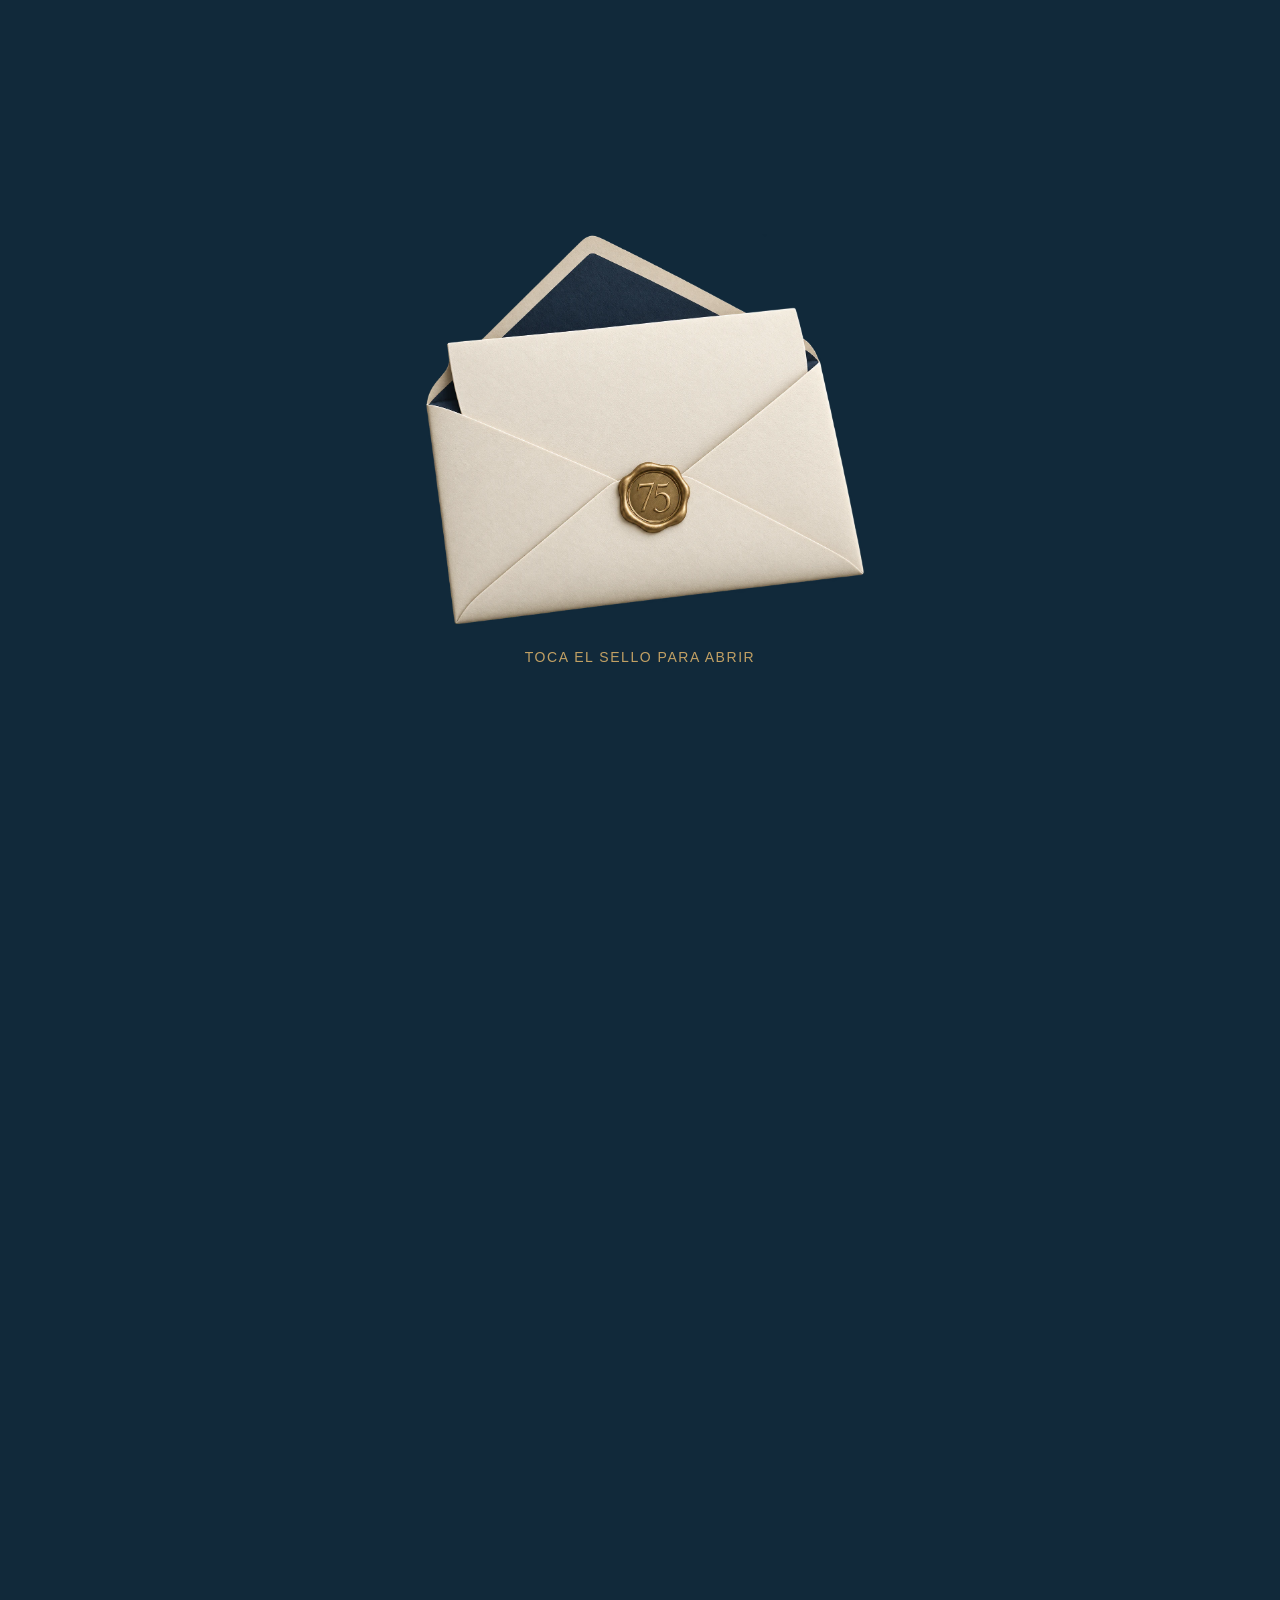
<file: index.html>
<!doctype html>
<html lang="es-MX">
  <head>
    <meta charset="utf-8" />
    <meta name="viewport" content="width=device-width, initial-scale=1, viewport-fit=cover" />
    <meta name="theme-color" content="#11293A" />
    <meta name="description" content="Invitación a los 75 años de Alfredo. 14 de noviembre de 2026, 6:00 p. m., Glück Salón de Eventos." />
    <meta property="og:title" content="Mis 75 años · Alfredo" />
    <meta property="og:description" content="14 de noviembre de 2026 · Glück Salón de Eventos · Tuxtla Gutiérrez" />
    <meta property="og:type" content="website" />
    <link rel="icon" href="data:," />
    <title>Mis 75 años · Alfredo</title>
    <script>document.documentElement.classList.add("js");</script>
    <link rel="preload" as="image" href="assets/scenes/scene-01.webp" fetchpriority="high" />
    <link rel="stylesheet" href="styles.css" />
    <script src="app.js" defer></script>
  </head>
  <body>
    <a class="skip-link" href="#scene-02">Saltar la apertura e ir a la invitación</a>

    <main id="invitation" class="invitation" aria-label="Invitación Mis 75 años de Alfredo">
      <section id="scene-01" class="scene scene--cover" aria-label="Portada" tabindex="-1">
        <img src="assets/scenes/scene-01.webp" width="1080" height="1745" alt="Edición especial de una vida. Alfredo, 75 años. Fotografía de Alfredo con los brazos abiertos." fetchpriority="high" />
      </section>
      <section id="scene-02" class="scene scene--intro" aria-label="Introducción" tabindex="-1">
        <img src="assets/scenes/scene-02.webp" width="1080" height="855" alt="Celebramos todo lo vivido. Y lo que aún nos falta por celebrar. Ven a compartir este día con Alfredo." loading="lazy" />
      </section>
      <section id="scene-03" class="scene scene--history" aria-label="Historias">
        <img src="assets/scenes/scene-03.webp" width="1080" height="1800" alt="Memoria, capítulo 01. 75 años de historias. Cada encuentro suma una historia que merece ser celebrada. Cada fiesta, una historia." loading="lazy" />
      </section>
      <section id="scene-04" class="scene scene--date" aria-label="Fecha y hora">
        <img src="assets/scenes/scene-04.webp" width="1080" height="1350" alt="El día: sábado 14 de noviembre de 2026, a las 6:00 p. m." loading="lazy" />
      </section>
      <section id="scene-05" class="scene scene--venue" aria-label="Lugar">
        <img src="assets/scenes/scene-05.webp" width="1080" height="1105" alt="Nos vemos aquí. Glück, salón de eventos. Ciprés 585, Mactumatza, C. P. 29057, Chiapas, México." loading="lazy" />
        <iframe class="venue-map" src="https://maps.google.com/maps?q=GLUCK+SALON+DE+EVENTOS%2C+Cipres+585%2C+Mactumatza%2C+29057+Tuxtla+Gutierrez%2C+Chiapas%2C+Mexico&amp;z=15&amp;output=embed" title="Vista previa del mapa de Glück Salón de Eventos" loading="lazy" referrerpolicy="no-referrer-when-downgrade"></iframe>
      </section>
      <section id="scene-06" class="scene scene--dress" aria-label="Vestimenta">
        <img src="assets/scenes/scene-06.webp" width="1080" height="875" alt="Vestimenta casual elegante. Ven como te sientas bien. Lo importante es celebrar juntos." loading="lazy" />
      </section>
      <section id="scene-07" class="scene scene--memories" aria-label="Recuerdos">
        <img src="assets/scenes/scene-07.webp" width="1080" height="1470" alt="Por todo lo que hemos vivido. Fotografías de Alfredo en la celebración y con su familia. Por todo lo que nos queda por celebrar." loading="lazy" />
      </section>
      <section id="scene-08" class="scene scene--gifts" aria-label="Regalos">
        <img src="assets/scenes/scene-08.webp" width="1080" height="652" alt="Regalos. Su presencia es nuestro mejor regalo. Si desean tener un detalle con Alfredo, en la entrada habrá un buzón para sobres." loading="lazy" />
      </section>
      <section id="scene-09" class="scene scene--closing" aria-label="Confirmación y cierre">
        <img src="assets/scenes/scene-09.webp" width="1080" height="1548" alt="¿Nos acompañas? Confirma antes del 1 de noviembre de 2026. WhatsApp RSVP: más 52 961 307 0923. Alfredo, 75. Nos vemos pronto. Retrato de Alfredo en esmoquin." loading="lazy" />
      </section>

      <time class="visually-hidden" datetime="2026-11-14T18:00:00-06:00">Sábado 14 de noviembre de 2026 a las 6:00 p. m., hora de Ciudad de México.</time>

      <div class="date-tools" aria-label="Cuenta regresiva y calendario">
        <p id="countdown" class="countdown" aria-live="polite" aria-atomic="true">FALTAN — DÍAS · — H</p>
        <a class="calendar-link" href="assets/alfredo-75.ics" download="alfredo-75.ics" aria-label="Agregar al calendario: Alfredo — 75 años, 14 de noviembre de 2026 a las 6:00 p. m.">AGREGAR AL CALENDARIO</a>
      </div>

      <a class="map-action" href="https://www.google.com/maps/dir/?api=1&amp;destination=GLUCK%20SALON%20DE%20EVENTOS%2C%20Cipres%20585%2C%20Mactumatza%2C%2029057%20Tuxtla%20Gutierrez%2C%20Chiapas%2C%20Mexico" target="_blank" rel="noopener noreferrer" aria-label="Cómo llegar a Glück Salón de Eventos en Google Maps"></a>
      <a class="whatsapp-action" href="https://wa.me/529613070923?text=Hola%2C%20confirmo%20mi%20asistencia%20a%20los%2075%20a%C3%B1os%20de%20Alfredo." target="_blank" rel="noopener noreferrer" aria-label="Confirmar asistencia por WhatsApp al +52 961 307 0923. Hola, confirmo mi asistencia a los 75 años de Alfredo."></a>
    </main>

    <audio id="event-music" loop preload="none" aria-label="Piero — Mi Viejo">
      <source src="assets/audio/mi-viejo.mp3" type="audio/mpeg" />
    </audio>
    <button id="music-toggle" class="music-control" type="button" aria-label="Pausar música" aria-pressed="true" hidden>
      <span aria-hidden="true">♫</span>
    </button>
    <p id="music-status" class="visually-hidden" aria-live="polite">La música está lista.</p>

    <div id="opening" class="opening" role="dialog" aria-modal="true" aria-label="Abrir invitación de Alfredo">
      <div class="envelope-stage">
        <button id="open-envelope" class="envelope-trigger" type="button" aria-label="Tocar el sello para abrir la invitación">
          <img class="envelope-art envelope-art--sealed" src="assets/envelope/sealed.webp" width="1343" height="1171" alt="Sobre de invitación color marfil con forro azul marino y sello dorado con el número 75." fetchpriority="high" />
          <img class="envelope-art envelope-art--open" src="assets/envelope/open.webp" width="1343" height="1171" alt="" aria-hidden="true" />
        </button>
        <p id="opening-hint" class="opening-hint">TOCA EL SELLO PARA ABRIR</p>
      </div>
      <img id="opening-card" class="opening-card" src="assets/scenes/scene-01.webp" width="1080" height="1745" alt="" aria-hidden="true" />
    </div>

    <noscript>
      <p class="no-script-note">Activa JavaScript para abrir la invitación y usar sus funciones.</p>
    </noscript>
  </body>
</html>
</file>
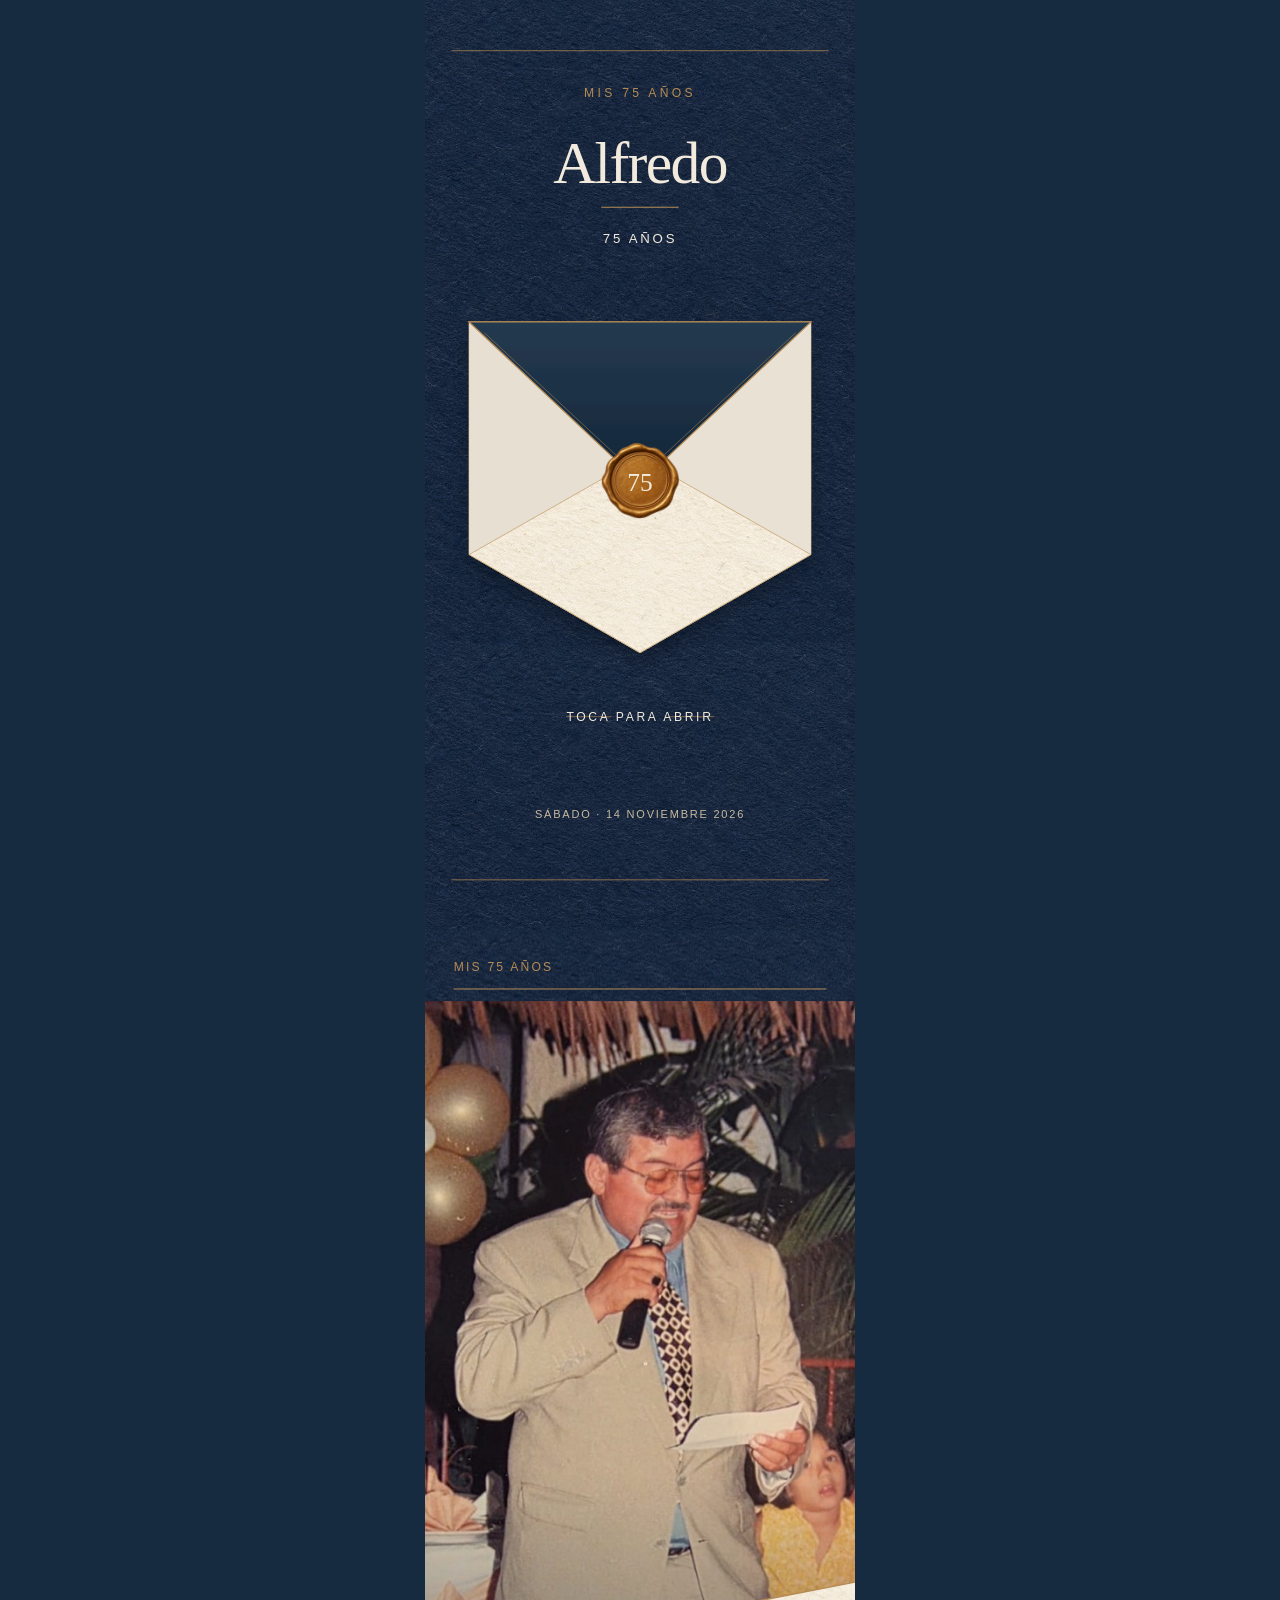
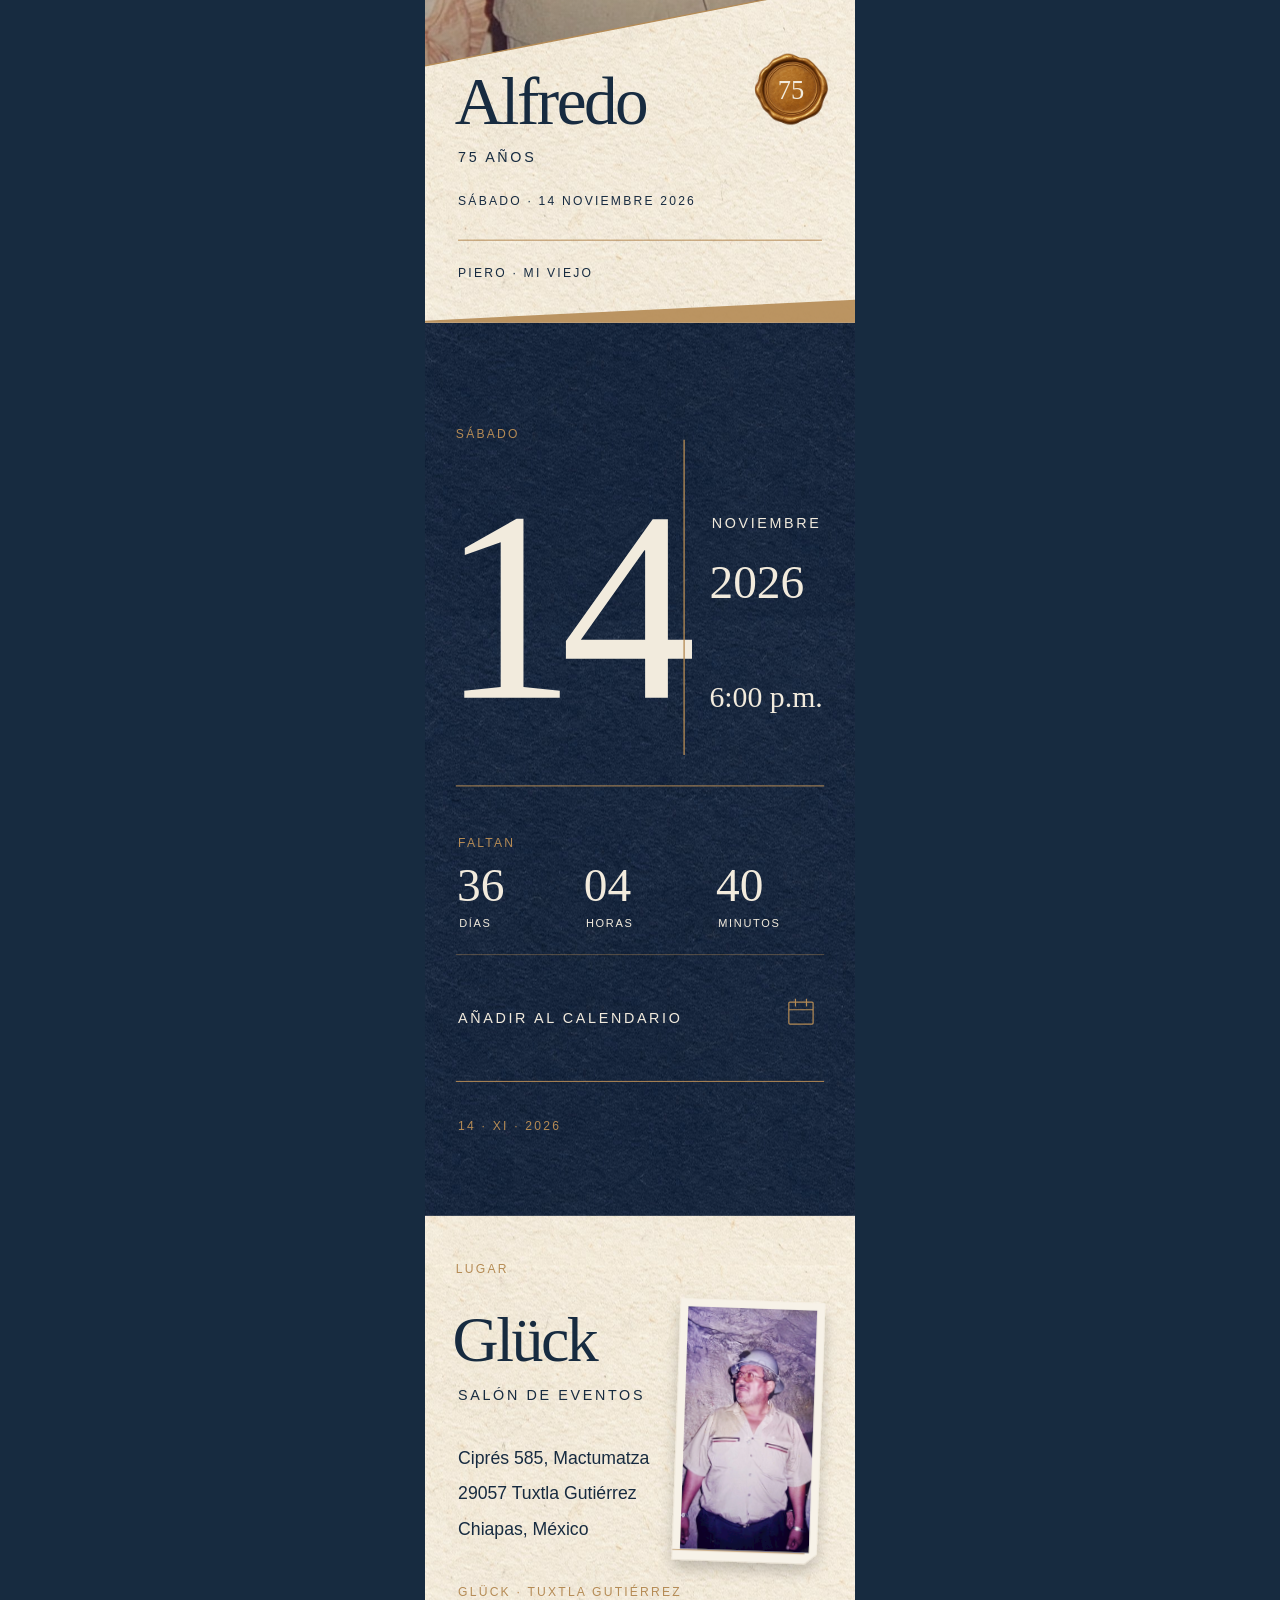
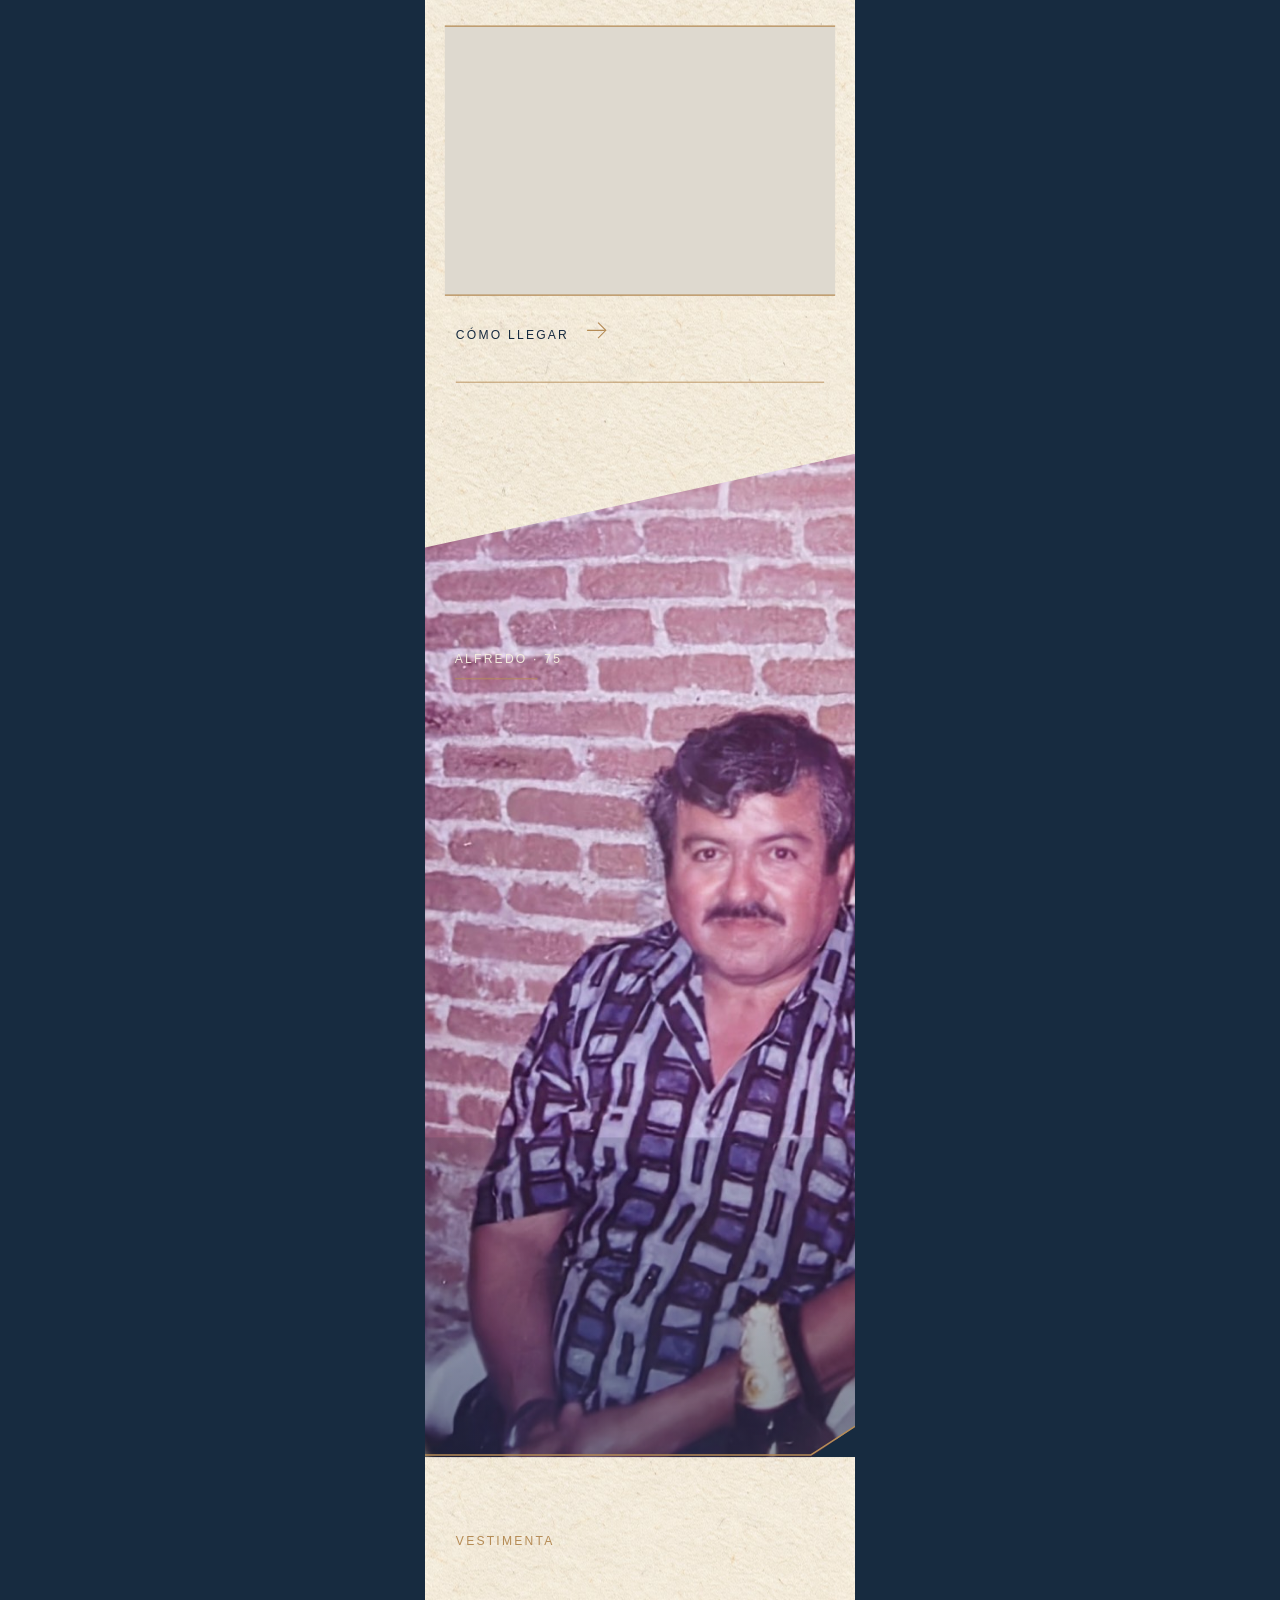
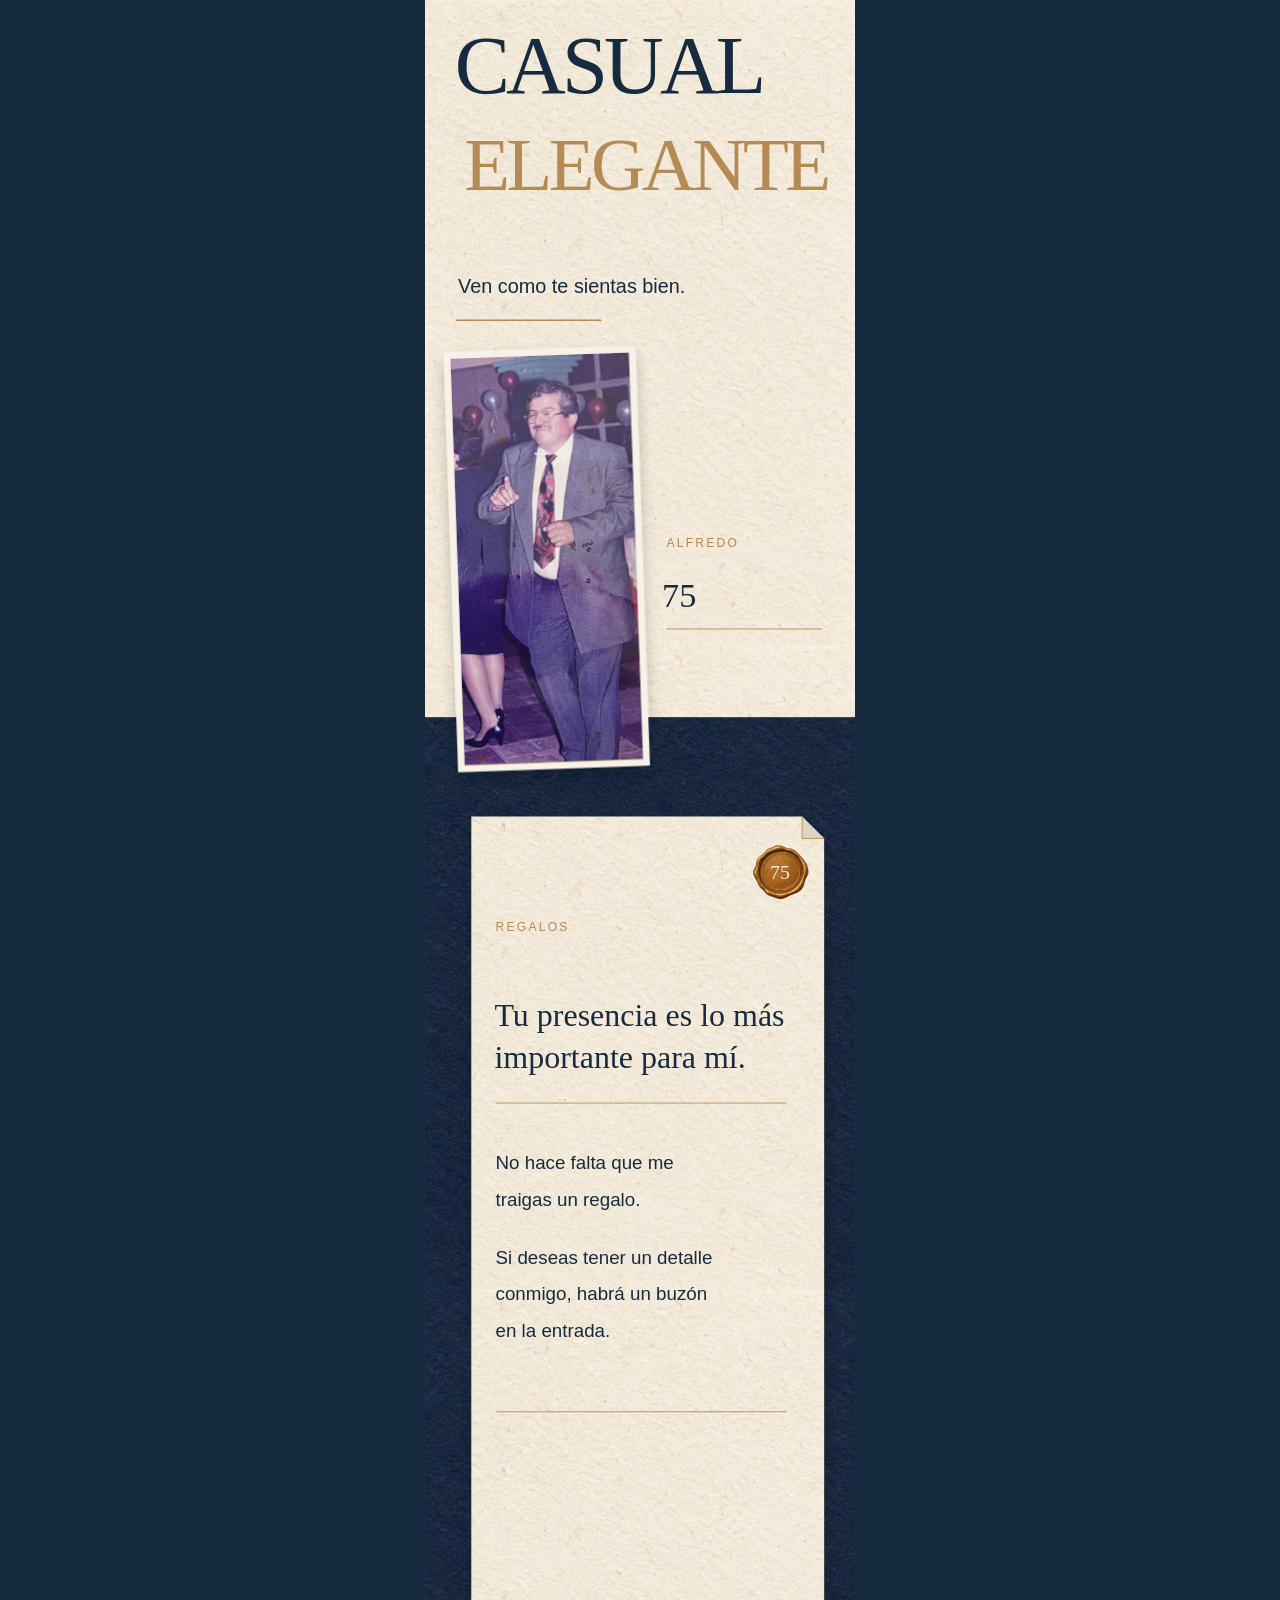
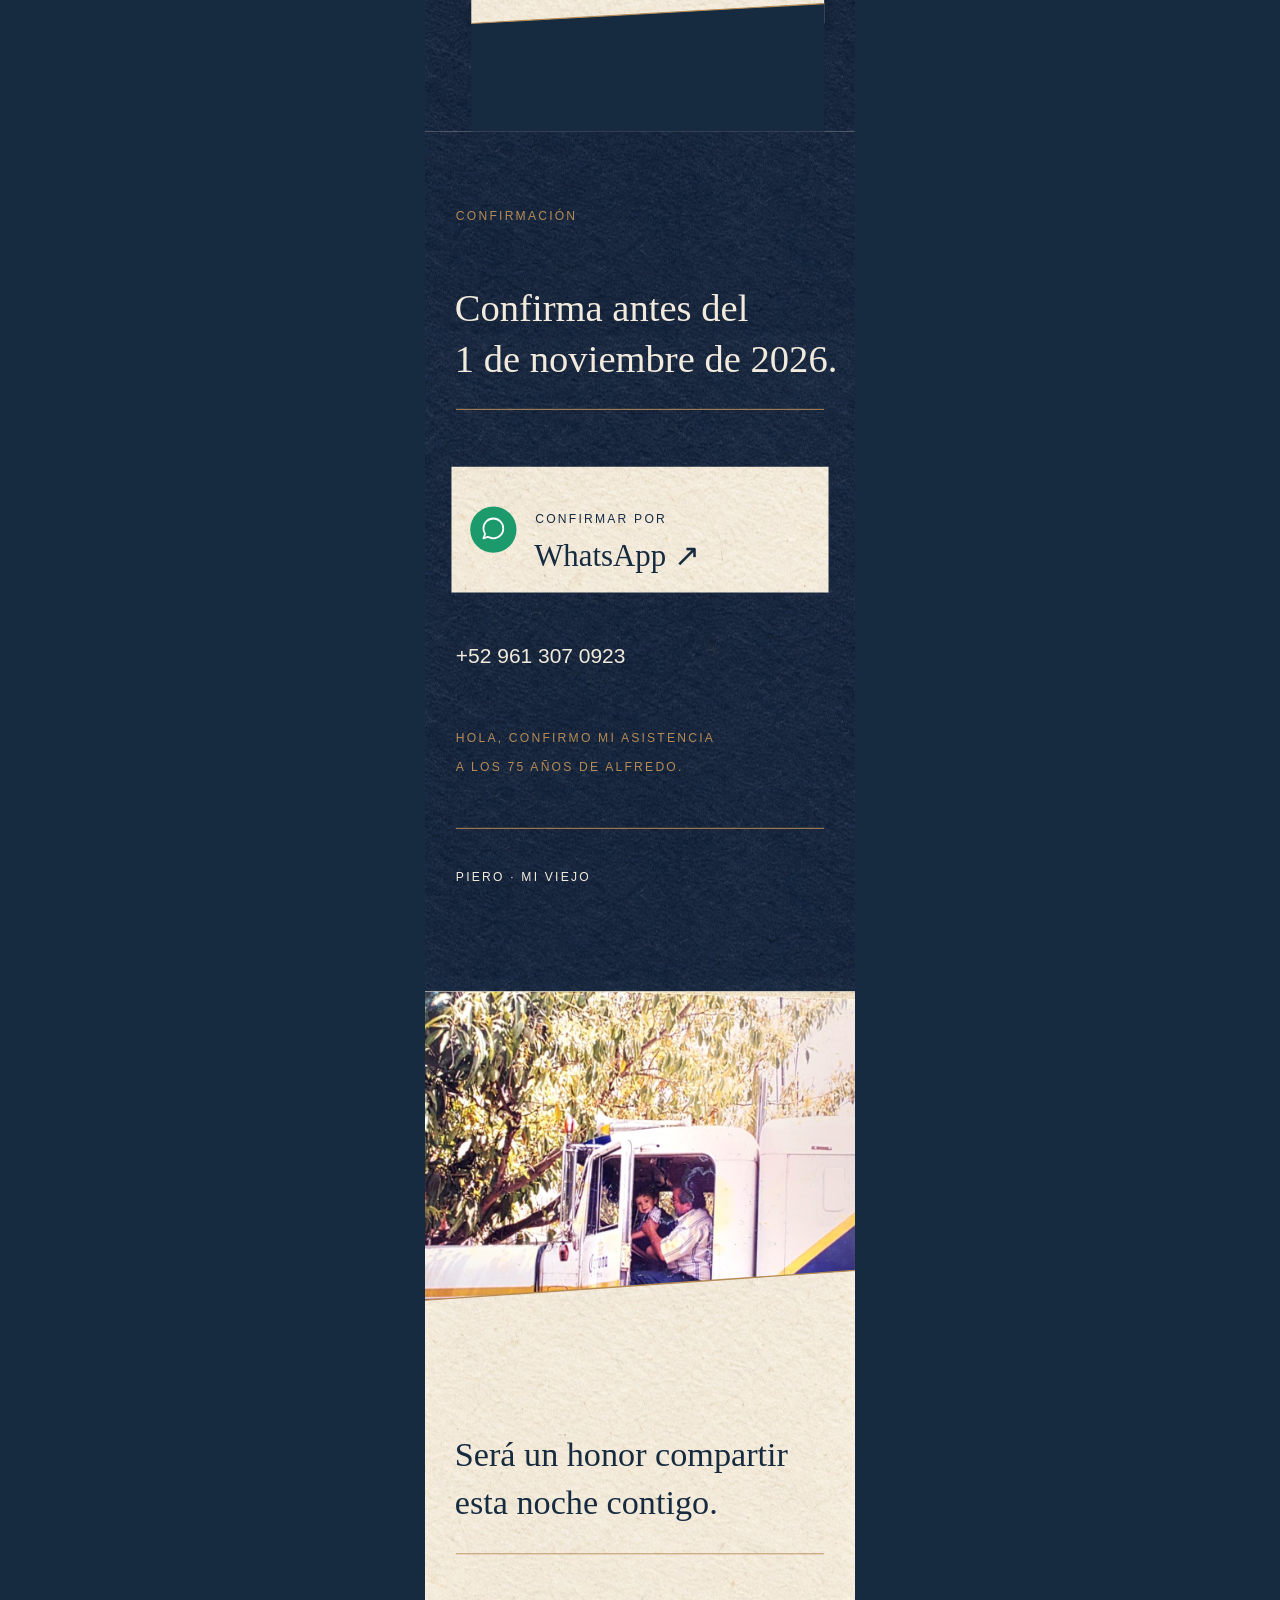
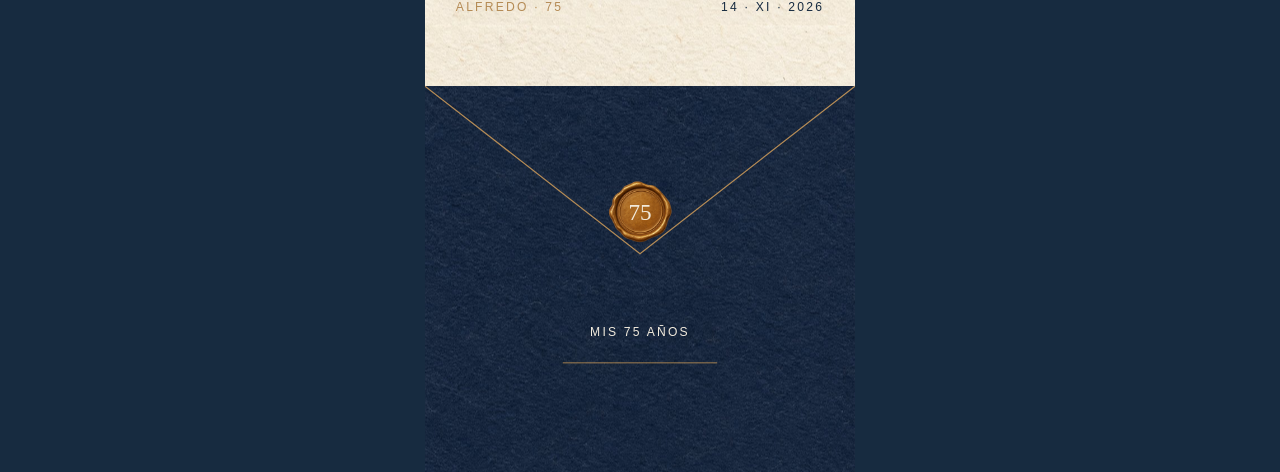
<file: design/preview-completo.html>
<!doctype html>
<html lang="es">
<meta charset="utf-8">
<meta name="viewport" content="width=device-width,initial-scale=1">
<title>Master completo · Mis 75 años · Alfredo</title>
<style>
  html,body{margin:0;background:#172b40}
  .strip{position:relative;width:min(100%,430px);margin:0 auto}
  .strip>img{display:block;width:100%;height:auto}
  .real-map{position:absolute;left:4.6154%;top:38.0791%;width:90.7692%;height:3.1754%;border:0}
</style>
<div class="strip">
  <img src="master-completo.svg" alt="Master completo de la invitación: sobre cerrado y tira visual continua">
  <iframe class="real-map" title="Mapa real de Glück Salón de Eventos en Tuxtla Gutiérrez" loading="lazy" src="https://www.google.com/maps?q=Gl%C3%BCck+Sal%C3%B3n+de+Eventos%2C+Cipr%C3%A9s+585%2C+Mactumatza%2C+29057+Tuxtla+Guti%C3%A9rrez%2C+Chiapas%2C+M%C3%A9xico&output=embed"></iframe>
</div>
</html>
</file>
<file: styles.css>
:root {
  color-scheme: light;
  --navy: #11293a;
  --navy-deep: #102738;
  --ivory: #f1e9da;
  --gold: #b9955f;
  --gold-light: #c1a064;
  --canvas-width: 1080;
}

* { box-sizing: border-box; }

html {
  min-width: 320px;
  background: var(--navy);
  scroll-behavior: smooth;
  -webkit-text-size-adjust: 100%;
  text-size-adjust: 100%;
}

html.js-locked,
html.js-locked body { overflow: hidden; height: 100%; }

body {
  margin: 0;
  min-width: 320px;
  background: var(--navy);
  color: var(--ivory);
  font-family: Arial, sans-serif;
  -webkit-tap-highlight-color: transparent;
}

button, a { -webkit-tap-highlight-color: transparent; }

.invitation {
  position: relative;
  width: min(100%, 1080px);
  margin: 0 auto;
  opacity: 1;
  visibility: visible;
  transition: opacity 360ms ease;
}

html.js:not(.is-open) .invitation {
  opacity: 0;
  visibility: hidden;
}

html.is-open .invitation {
  opacity: 1;
  visibility: visible;
}

.scene {
  display: block;
  position: relative;
  width: 100%;
  margin: 0;
  padding: 0;
  line-height: 0;
  overflow: hidden;
}

.scene img {
  display: block;
  width: 100%;
  height: auto;
  margin: 0;
  border: 0;
}

.scene--history img {
  clip-path: inset(0 100% 0 0);
  transition: clip-path 900ms cubic-bezier(.22,.66,.23,1);
}

.scene--history.is-visible img { clip-path: inset(0); }

.scene--memories img {
  clip-path: inset(0 0 0 100%);
  transition: clip-path 1050ms cubic-bezier(.22,.66,.23,1);
}

.scene--memories.is-visible img { clip-path: inset(0); }

.scene--closing img {
  opacity: 0;
  transition: opacity 900ms ease-out;
}

.scene--closing.is-visible img { opacity: 1; }

#scene-05::after {
  content: "";
  position: absolute;
  z-index: 1;
  left: 6.7%;
  top: 59%;
  width: 36%;
  height: 5.2%;
  background: var(--ivory);
  pointer-events: none;
}

.date-tools {
  position: absolute;
  z-index: 2;
  inset: 0;
  pointer-events: none;
  color: var(--gold-light);
  font-family: Arial, sans-serif;
  font-weight: 400;
  line-height: 1;
}

.countdown,
.calendar-link {
  position: absolute;
  display: flex;
  align-items: center;
  margin: 0;
  letter-spacing: .015em;
  line-height: 1.1;
  text-decoration: none;
}

.countdown {
  left: 58.55%;
  top: 43.5%;
  width: max-content;
  max-width: 39%;
  min-height: 28px;
  padding: 0 7px;
  overflow: hidden;
  border: 1px solid rgba(193,160,100,.42);
  border-radius: 999px;
  background: rgba(185,149,95,.14);
  color: var(--gold-light);
  font-variant-numeric: tabular-nums;
  font-size: clamp(8.8px, 2.5vw, 14px);
  white-space: nowrap;
}

.calendar-link {
  left: 58.55%;
  top: 44.35%;
  width: 39%;
  min-height: 44px;
  padding: 0 8px;
  justify-content: center;
  border: 1px solid rgba(193,160,100,.5);
  border-radius: 999px;
  background: rgba(185,149,95,.16);
  color: var(--gold);
  font-size: clamp(9px, 2.45vw, 28px);
  pointer-events: auto;
  white-space: nowrap;
}

.venue-map {
  position: absolute;
  z-index: 2;
  left: 42.7%;
  top: 20%;
  width: 53.3%;
  height: 52%;
  border: 0;
  border-radius: 6px;
  background: var(--ivory);
}

.map-action,
.whatsapp-action {
  position: absolute;
  z-index: 3;
  display: block;
  background: transparent;
  text-decoration: none;
  touch-action: manipulation;
}

.map-action {
  left: 6.6667%;
  top: 58.3509%;
  width: 36.1111%;
  height: max(44px, 0.807%);
  border-radius: 999px;
}

.whatsapp-action {
  left: 6.6667%;
  top: 92.7895%;
  width: 45.3704%;
  height: max(44px, 0.737%);
  border-radius: 999px;
}

.map-action:focus-visible,
.whatsapp-action:focus-visible,
.calendar-link:focus-visible,
.skip-link:focus-visible,
.music-control:focus-visible,
.envelope-trigger:focus-visible {
  outline: 2px solid var(--gold-light);
  outline-offset: 3px;
}

.map-action:hover,
.map-action:active,
.whatsapp-action:hover,
.whatsapp-action:active { background: rgba(193,160,100,.12); }

.calendar-link:hover { color: var(--gold-light); }
.calendar-link:active { opacity: .72; }

.music-control {
  position: fixed;
  z-index: 20;
  top: calc(env(safe-area-inset-top, 0px) + 10px);
  right: calc(env(safe-area-inset-right, 0px) + 10px);
  display: grid;
  place-items: center;
  width: 38px;
  height: 38px;
  padding: 0;
  border: 1px solid rgba(193,160,100,.55);
  border-radius: 50%;
  background: rgba(17,41,58,.82);
  color: var(--gold-light);
  font: 20px/1 Georgia, serif;
  cursor: pointer;
  touch-action: manipulation;
  backdrop-filter: blur(3px);
}

.music-control[hidden] { display: none; }
.music-control:active { transform: scale(.96); }

.opening {
  position: fixed;
  z-index: 10;
  inset: 0;
  display: none;
  align-items: center;
  justify-content: center;
  min-height: 100vh;
  min-height: 100svh;
  overflow: hidden;
  padding: max(env(safe-area-inset-top, 0px), 16px) 14px max(env(safe-area-inset-bottom, 0px), 16px);
  background: var(--navy);
  opacity: 1;
  visibility: visible;
  transition: opacity 500ms ease, visibility 500ms ease;
}

html.js .opening { display: flex; }

html.opening-finished .opening {
  opacity: 0;
  visibility: hidden;
  pointer-events: none;
}

.envelope-stage {
  position: absolute;
  top: 50%;
  left: 50%;
  display: flex;
  width: min(100%, 500px);
  flex-direction: column;
  align-items: center;
  gap: clamp(14px, 3vh, 24px);
  transform: translate(-50%, -50%);
  transition: opacity 420ms ease, transform 700ms cubic-bezier(.2,.72,.28,1);
}

.envelope-trigger {
  position: relative;
  display: block;
  width: min(84vw, 450px);
  max-width: 100%;
  aspect-ratio: 1343 / 1171;
  padding: 0;
  border: 0;
  border-radius: 2px;
  background: transparent;
  cursor: pointer;
  touch-action: manipulation;
}

.envelope-art {
  position: absolute;
  inset: 0;
  display: block;
  width: 100%;
  height: 100%;
  object-fit: contain;
  transition: opacity 350ms ease, transform 540ms cubic-bezier(.22,.68,.2,1), filter 350ms ease;
  user-select: none;
  -webkit-user-drag: none;
}

.envelope-art--open {
  opacity: 0;
  transform: translateY(9px) scale(.992);
}

html.seal-released .envelope-art--sealed {
  transform: scale(.982);
  filter: drop-shadow(0 0 9px rgba(193,160,100,.34));
}

html.envelope-open .envelope-art--sealed { opacity: 0; }

html.envelope-open .envelope-art--open {
  opacity: 1;
  transform: translateY(0) scale(1);
}

.opening-hint {
  margin: 0;
  color: var(--gold-light);
  font: 400 clamp(11px, 2.95vw, 14px)/1.2 Arial, sans-serif;
  letter-spacing: .11em;
  text-align: center;
  transition: opacity 180ms ease, transform 220ms ease;
}

html.card-emerging .envelope-stage {
  opacity: 0;
  transform: translate(-50%, -54%) scale(.97);
  pointer-events: none;
}

.opening-card {
  position: fixed;
  z-index: 2;
  top: 70%;
  left: 50%;
  display: block;
  width: min(64vw, 360px);
  height: auto;
  max-width: none;
  opacity: 0;
  transform: translate(-50%, 12vh) scale(.76);
  transform-origin: center center;
  transition: top 860ms cubic-bezier(.18,.72,.2,1), width 860ms cubic-bezier(.18,.72,.2,1), opacity 300ms ease, transform 860ms cubic-bezier(.18,.72,.2,1);
  pointer-events: none;
  user-select: none;
  -webkit-user-drag: none;
}

html.card-emerging .opening-card {
  top: 50%;
  opacity: 1;
  transform: translate(-50%, -50%) scale(.86);
}

html.card-expanded .opening-card {
  top: 0;
  width: 100vw;
  opacity: 1;
  transform: translate(-50%, 0) scale(1);
}

html.opening-finished .opening-card { opacity: 0; }

.skip-link {
  position: fixed;
  z-index: 30;
  top: 8px;
  left: 8px;
  padding: 10px 14px;
  transform: translateY(-150%);
  border-radius: 999px;
  background: var(--ivory);
  color: var(--navy);
  font: 14px/1.2 Arial, sans-serif;
  text-decoration: none;
}

.skip-link:focus { transform: translateY(0); }

.visually-hidden {
  position: absolute !important;
  width: 1px !important;
  height: 1px !important;
  padding: 0 !important;
  margin: -1px !important;
  overflow: hidden !important;
  clip: rect(0,0,0,0) !important;
  white-space: nowrap !important;
  border: 0 !important;
}

.no-script-note {
  position: relative;
  z-index: 40;
  margin: 0 auto;
  padding: 12px 20px;
  background: var(--ivory);
  color: var(--navy);
  font: 14px/1.4 Arial, sans-serif;
  text-align: center;
}

@media (min-width: 700px) {
  .music-control { top: 18px; right: 18px; }
  .countdown { font-size: 13px; }
  .calendar-link { font-size: 28px; }
  .opening-hint { font-size: 14px; }
}

@media (prefers-reduced-motion: reduce) {
  html { scroll-behavior: auto; }
  *, *::before, *::after {
    animation-duration: .01ms !important;
    animation-iteration-count: 1 !important;
    transition-duration: .01ms !important;
    scroll-behavior: auto !important;
  }
  .scene--history img,
  .scene--memories img { clip-path: inset(0); }
  .scene--closing img { opacity: 1; }
}
</file>
